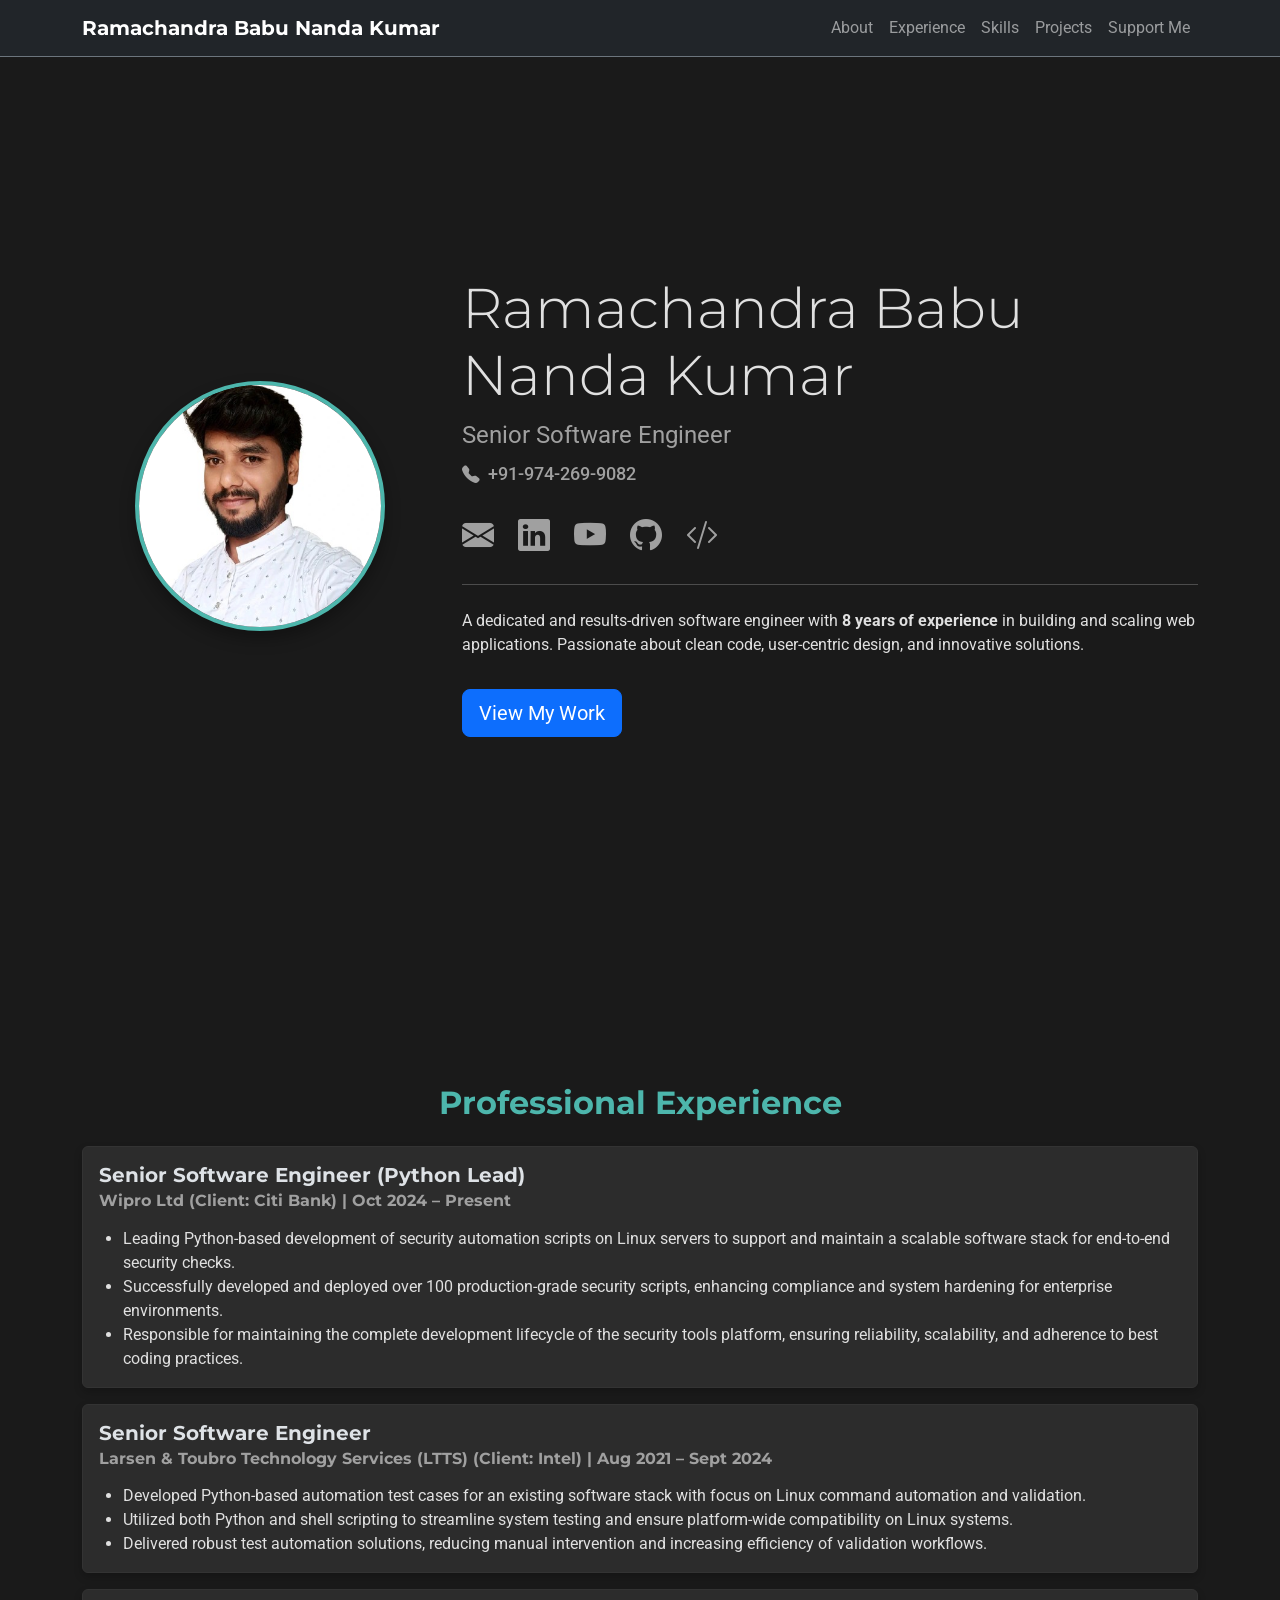
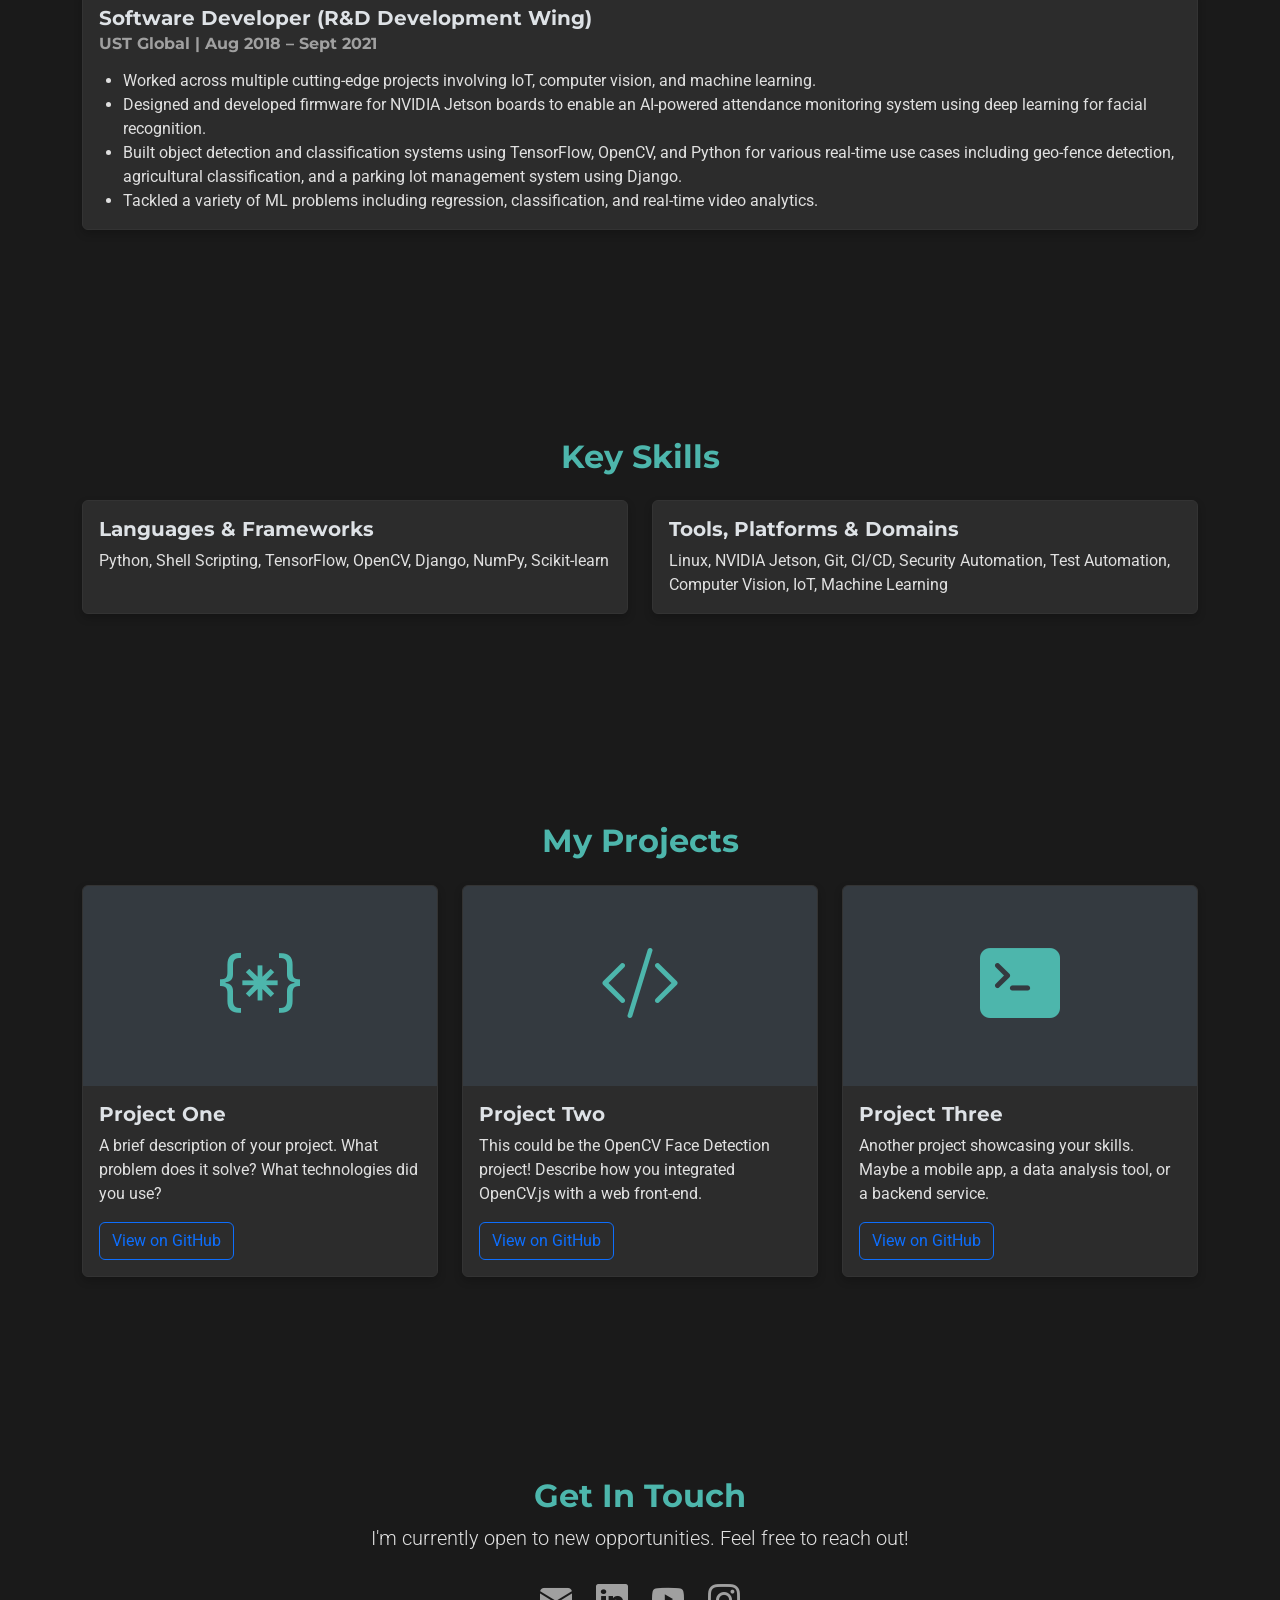
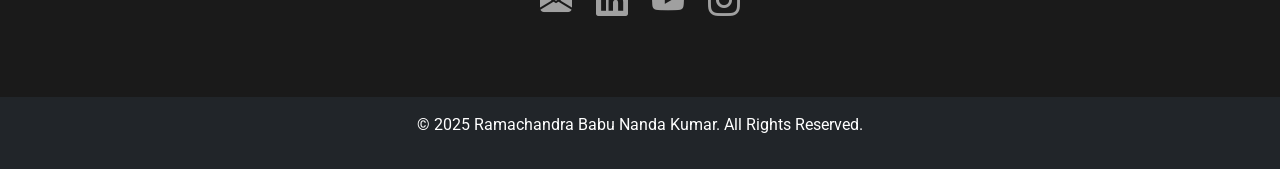
<file: index.html>
<!DOCTYPE html>
<html lang="en">
<head>
    <meta charset="UTF-8">
    <meta name="viewport" content="width=device-width, initial-scale=1.0">
    <title>Ramachandra Babu Nanda Kumar - Senior Software Engineer</title>
    <!-- Favicon -->
    <link rel="apple-touch-icon" sizes="180x180" href="img/apple-touch-icon.png">
    <link rel="icon" type="image/png" sizes="32x32" href="img/favicon-32x32.png">
    <link rel="icon" type="image/png" sizes="16x16" href="img/favicon-16x16.png">
    <link rel="shortcut icon" href="img/favicon.ico">
    <!-- Bootstrap CSS (v5.3) -->
    <link href="https://cdn.jsdelivr.net/npm/bootstrap@5.3.3/dist/css/bootstrap.min.css" rel="stylesheet" integrity="sha384-QWTKZyjpPEjISv5WaRU9OFeRpok6YctnYmDr5pNlyT2bRjXh0JMhjY6hW+ALEwIH" crossorigin="anonymous">
    <!-- Bootstrap Icons -->
    <link rel="stylesheet" href="https://cdn.jsdelivr.net/npm/bootstrap-icons@1.11.3/font/bootstrap-icons.min.css">
    <!-- Animate On Scroll CSS -->
    <link rel="stylesheet" href="https://unpkg.com/aos@next/dist/aos.css" />
    <!-- Custom CSS -->
    <link rel="stylesheet" href="css/styles.css">
    <!-- Google Fonts -->
    <link href="https://fonts.googleapis.com/css2?family=Montserrat:wght@400;700&family=Roboto:wght@400;500&display=swap" rel="stylesheet">
</head>
<body data-bs-theme="dark">

    <!-- Navbar -->
    <nav class="navbar navbar-expand-lg navbar-dark bg-dark fixed-top border-bottom border-secondary">
        <div class="container">
            <a class="navbar-brand" href="#">
                <span class="d-none d-lg-inline">Ramachandra Babu Nanda Kumar</span>
                <span class="d-lg-none">R. B. Nanda Kumar</span>
            </a>
            <button class="navbar-toggler" type="button" data-bs-toggle="collapse" data-bs-target="#navbarNav" aria-controls="navbarNav" aria-expanded="false" aria-label="Toggle navigation">
                <span class="navbar-toggler-icon"></span>
            </button>
            <div class="collapse navbar-collapse" id="navbarNav">
                <ul class="navbar-nav ms-auto">
                    <li class="nav-item"><a class="nav-link" href="#about">About</a></li>
                    <li class="nav-item"><a class="nav-link" href="#experience">Experience</a></li>
                    <li class="nav-item"><a class="nav-link" href="#skills">Skills</a></li>
                    <li class="nav-item"><a class="nav-link" href="#projects">Projects</a></li>
                    <li class="nav-item"><a class="nav-link" href="payment.html">Support Me</a></li>
                </ul>
            </div>
        </div>
    </nav>

    <!-- Hero Section -->
    <header id="about" class="hero-section d-flex align-items-center min-vh-100">
        <div class="container">
            <div class="row align-items-center">
                <!-- Left Column: Profile Image -->
                <div class="col-lg-4 text-center mb-4 mb-lg-0">
                    <img src="img/profile_image.jpg" alt="Ramachandra Babu Nanda Kumar" class="profile-image" data-aos="zoom-in">
                </div>
                <!-- Right Column: Text Content -->
                <div class="col-lg-8 text-center text-lg-start">
                    <h1 class="display-4" data-aos="fade-up" data-aos-delay="100">Ramachandra Babu Nanda Kumar</h1>
                    <p class="lead mb-2" data-aos="fade-up" data-aos-delay="200">Senior Software Engineer</p>
                    <a href="tel:+91-974-269-9082" class="phone-number-link" aria-label="Phone" data-aos="fade-up" data-aos-delay="250"><i class="bi bi-telephone-fill me-2"></i>+91-974-269-9082</a>
                    <div class="social-icons my-4 justify-content-center justify-content-lg-start" data-aos="fade-up" data-aos-delay="300">
                        <a href="mailto:ramchandraz2011@gmail.com" class="social-icon" aria-label="Email"><i class="bi bi-envelope-fill"></i></a>
                        <a href="https://www.linkedin.com/in/ramchandrababu/" class="social-icon" target="_blank" rel="noopener noreferrer" aria-label="LinkedIn"><i class="bi bi-linkedin"></i></a>
                        <a href="https://www.youtube.com/@code_with_rcb" class="social-icon" target="_blank" rel="noopener noreferrer" aria-label="YouTube"><i class="bi bi-youtube"></i></a>
                        <a href="https://github.com/ramchandra2011" class="social-icon" target="_blank" rel="noopener noreferrer" aria-label="GitHub"><i class="bi bi-github"></i></a>
                        <a href="https://leetcode.com/u/ramchandra2011/" class="social-icon" target="_blank" rel="noopener noreferrer" aria-label="LeetCode"><i class="bi bi-code-slash"></i></a>
                    </div>
                    <hr class="my-4 d-none d-lg-block">
                    <p data-aos="fade-up" data-aos-delay="400">A dedicated and results-driven software engineer with <strong>8 years of experience</strong> in building and scaling web applications. Passionate about clean code, user-centric design, and innovative solutions.</p>
                    <a class="btn btn-primary btn-lg mt-3" href="#projects" role="button" data-aos="fade-up" data-aos-delay="500">View My Work</a>
                </div>
            </div>
        </div>
    </header>

    <!-- Main Content -->
    <div class="container mt-5">

        <!-- Experience Section -->
        <section id="experience" class="mb-5" data-aos="fade-up">
            <h2 class="text-center mb-4">Professional Experience</h2>
            <div class="card mb-3">
                <div class="card-body">
                    <h5 class="card-title">Senior Software Engineer (Python Lead)</h5>
                    <h6 class="card-subtitle mb-2">Wipro Ltd (Client: Citi Bank) | Oct 2024 – Present</h6>
                    <ul class="card-text mt-3 ps-4">
                        <li>Leading Python-based development of security automation scripts on Linux servers to support and maintain a scalable software stack for end-to-end security checks.</li>
                        <li>Successfully developed and deployed over 100 production-grade security scripts, enhancing compliance and system hardening for enterprise environments.</li>
                        <li>Responsible for maintaining the complete development lifecycle of the security tools platform, ensuring reliability, scalability, and adherence to best coding practices.</li>
                    </ul>
                </div>
            </div>
            <div class="card mb-3">
                <div class="card-body">
                    <h5 class="card-title">Senior Software Engineer</h5>
                    <h6 class="card-subtitle mb-2">Larsen & Toubro Technology Services (LTTS) (Client: Intel) | Aug 2021 – Sept 2024</h6>
                    <ul class="card-text mt-3 ps-4">
                        <li>Developed Python-based automation test cases for an existing software stack with focus on Linux command automation and validation.</li>
                        <li>Utilized both Python and shell scripting to streamline system testing and ensure platform-wide compatibility on Linux systems.</li>
                        <li>Delivered robust test automation solutions, reducing manual intervention and increasing efficiency of validation workflows.</li>
                    </ul>
                </div>
            </div>
            <div class="card">
                <div class="card-body">
                    <h5 class="card-title">Software Developer (R&D Development Wing)</h5>
                    <h6 class="card-subtitle mb-2">UST Global | Aug 2018 – Sept 2021</h6>
                    <ul class="card-text mt-3 ps-4">
                        <li>Worked across multiple cutting-edge projects involving IoT, computer vision, and machine learning.</li>
                        <li>Designed and developed firmware for NVIDIA Jetson boards to enable an AI-powered attendance monitoring system using deep learning for facial recognition.</li>
                        <li>Built object detection and classification systems using TensorFlow, OpenCV, and Python for various real-time use cases including geo-fence detection, agricultural classification, and a parking lot management system using Django.</li>
                        <li>Tackled a variety of ML problems including regression, classification, and real-time video analytics.</li>
                    </ul>
                </div>
            </div>
        </section>

        <!-- Skills Section -->
        <section id="skills" class="mb-5" data-aos="fade-up">
            <h2 class="text-center mb-4">Key Skills</h2>
            <div class="row">
                <div class="col-md-6">
                    <div class="card h-100">
                        <div class="card-body">
                            <h5 class="card-title">Languages & Frameworks</h5>
                            <p class="card-text">Python, Shell Scripting, TensorFlow, OpenCV, Django, NumPy, Scikit-learn</p>
                        </div>
                    </div>
                </div>
                <div class="col-md-6">
                    <div class="card h-100">
                        <div class="card-body">
                            <h5 class="card-title">Tools, Platforms & Domains</h5>
                            <p class="card-text">Linux, NVIDIA Jetson, Git, CI/CD, Security Automation, Test Automation, Computer Vision, IoT, Machine Learning</p>
                        </div>
                    </div>
                </div>
            </div>
        </section>

        <!-- Projects Section -->
        <section id="projects" class="mb-5">
            <h2 class="text-center mb-4" data-aos="fade-up">My Projects</h2>
            <div class="row">
                <!-- Project 1 -->
                <div class="col-md-4 mb-4">
                    <div class="card h-100" data-aos="fade-up" data-aos-delay="100">
                        <div class="card-img-top d-flex align-items-center justify-content-center project-icon-placeholder">
                            <i class="bi bi-braces-asterisk"></i>
                        </div>
                        <div class="card-body">
                            <h5 class="card-title">Project One</h5>
                            <p class="card-text">A brief description of your project. What problem does it solve? What technologies did you use?</p>
                            <a href="#" class="btn btn-outline-primary">View on GitHub</a>
                        </div>
                    </div>
                </div>
                <!-- Project 2 -->
                <div class="col-md-4 mb-4">
                    <div class="card h-100" data-aos="fade-up" data-aos-delay="200">
                        <div class="card-img-top d-flex align-items-center justify-content-center project-icon-placeholder">
                            <i class="bi bi-code-slash"></i>
                        </div>
                        <div class="card-body">
                            <h5 class="card-title">Project Two</h5>
                            <p class="card-text">This could be the OpenCV Face Detection project! Describe how you integrated OpenCV.js with a web front-end.</p>
                            <a href="#" class="btn btn-outline-primary">View on GitHub</a>
                        </div>
                    </div>
                </div>
                <!-- Project 3 -->
                <div class="col-md-4 mb-4">
                    <div class="card h-100" data-aos="fade-up" data-aos-delay="300">
                        <div class="card-img-top d-flex align-items-center justify-content-center project-icon-placeholder">
                            <i class="bi bi-terminal-fill"></i>
                        </div>
                        <div class="card-body">
                            <h5 class="card-title">Project Three</h5>
                            <p class="card-text">Another project showcasing your skills. Maybe a mobile app, a data analysis tool, or a backend service.</p>
                            <a href="#" class="btn btn-outline-primary">View on GitHub</a>
                        </div>
                    </div>
                </div>
            </div>
        </section>

        <!-- Contact Section -->
        <section id="contact" class="text-center py-5" data-aos="fade-up">
            <h2>Get In Touch</h2>
            <p class="lead">I'm currently open to new opportunities. Feel free to reach out!</p>
            <div class="social-icons my-4 justify-content-center">
                <a href="mailto:ramchandraz2011@gmail.com" class="social-icon" aria-label="Email"><i class="bi bi-envelope-fill"></i></a>
                <a href="https://www.linkedin.com/in/ramchandrababu/" class="social-icon" target="_blank" rel="noopener noreferrer" aria-label="LinkedIn"><i class="bi bi-linkedin"></i></a>
                <a href="https://www.youtube.com/@code_with_rcb" class="social-icon" target="_blank" rel="noopener noreferrer" aria-label="YouTube"><i class="bi bi-youtube"></i></a>
                <a href="https://www.instagram.com/code.with.rcb/" class="social-icon" target="_blank" rel="noopener noreferrer" aria-label="Instagram"><i class="bi bi-instagram"></i></a>
            </div>
        </section>

    </div>
    
    <!-- Footer -->
    <footer class="bg-dark text-white text-center py-3">
        <p>&copy; 2025 Ramachandra Babu Nanda Kumar. All Rights Reserved.</p>
    </footer>

    <!-- Bootstrap JS Bundle (includes Popper) -->
    <script src="https://cdn.jsdelivr.net/npm/bootstrap@5.3.3/dist/js/bootstrap.bundle.min.js" integrity="sha384-YvpcrYf0tY3lHB60NNkmXc5s9fDVZLESaAA55NDzOxhy9GkcIdslK1eN7N6jIeHz" crossorigin="anonymous"></script>
    <!-- Animate On Scroll JS -->
    <script src="https://unpkg.com/aos@next/dist/aos.js"></script>
    <!-- Custom JS -->
    <script src="js/main.js"></script>
</body>
</html>
</file>
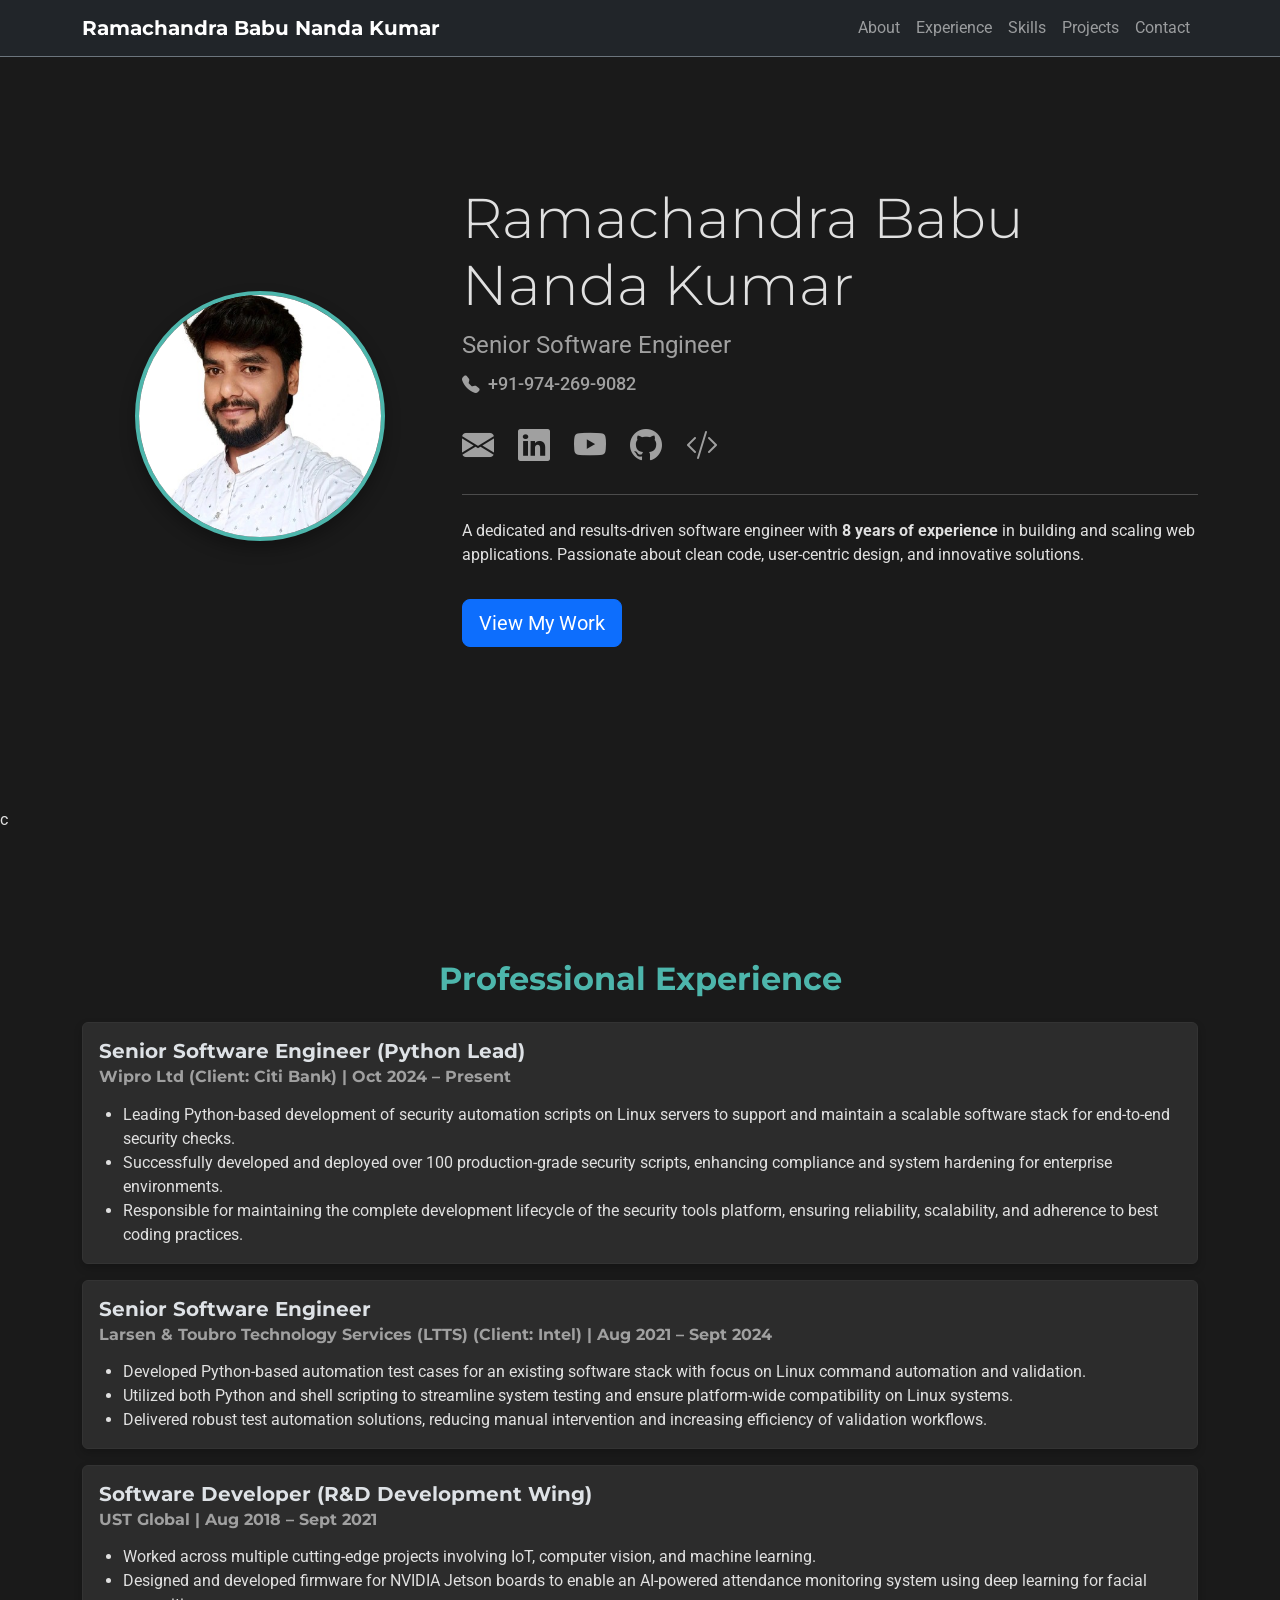
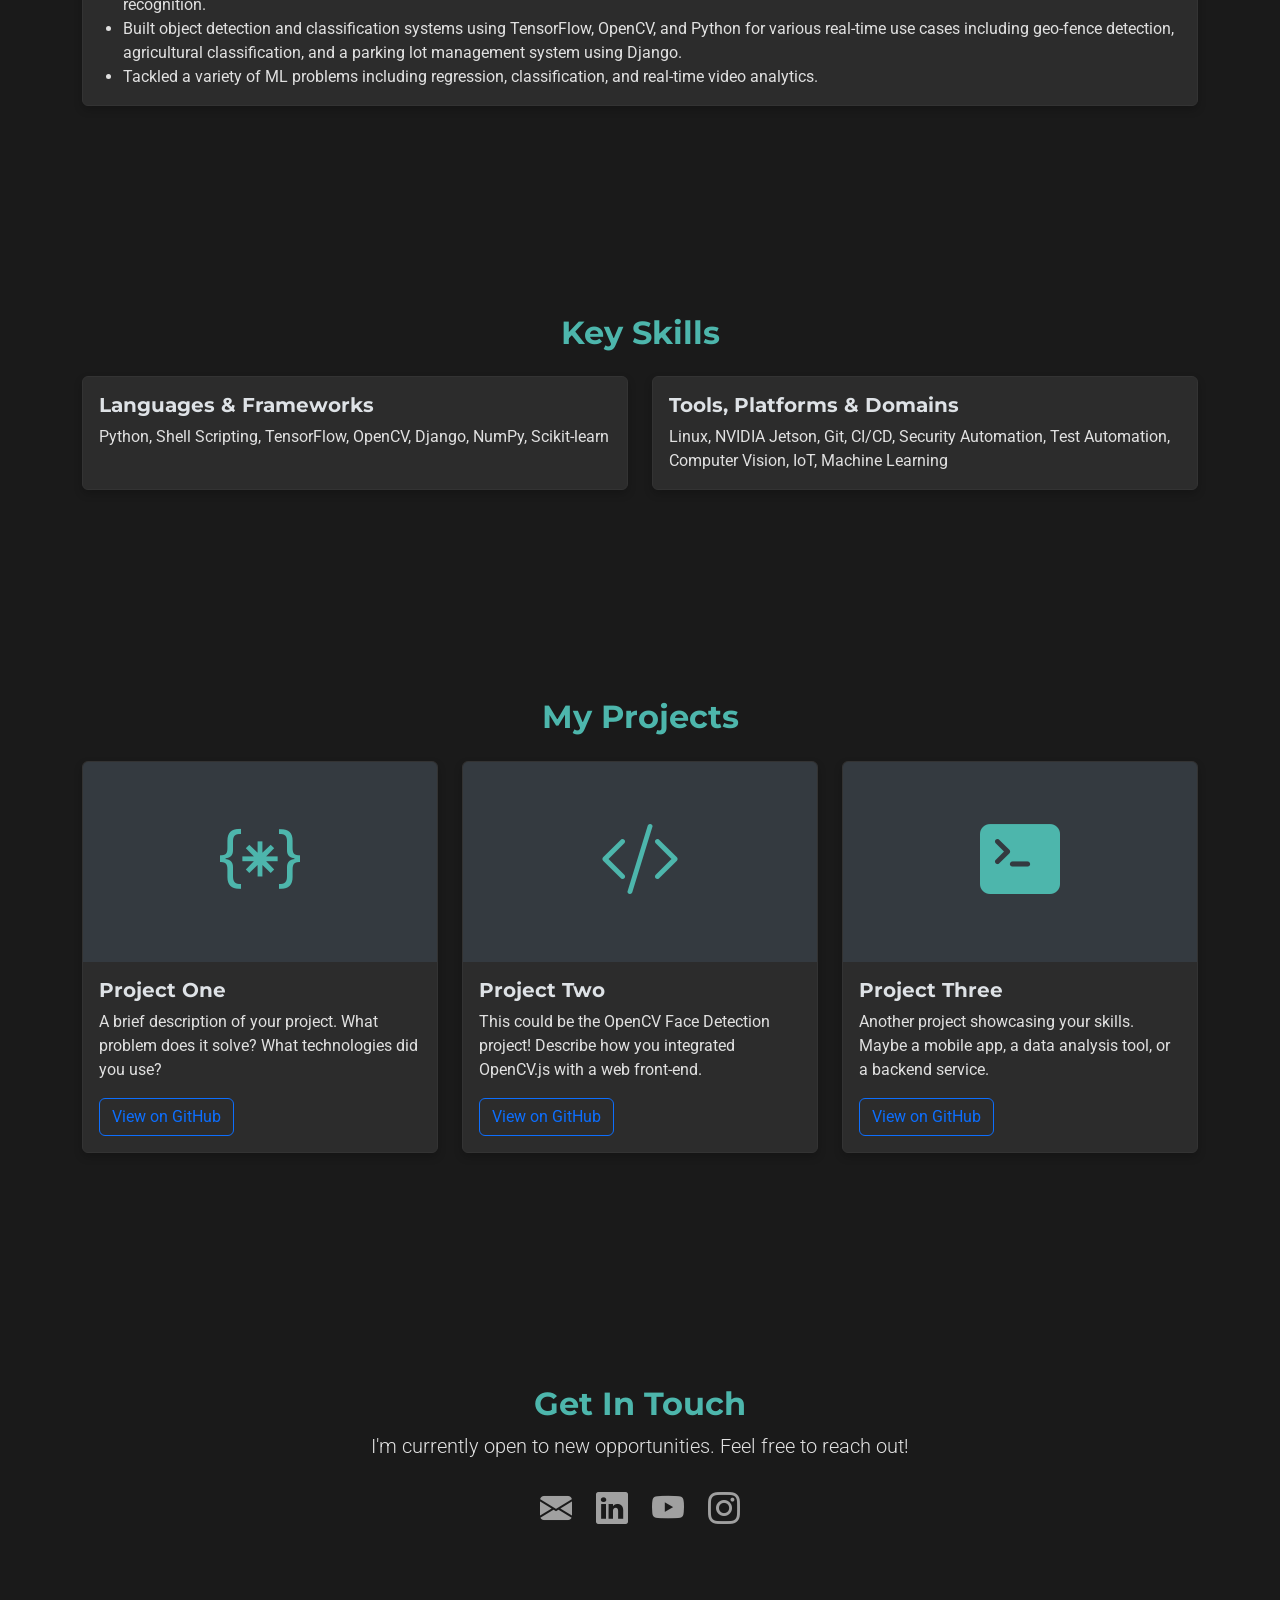
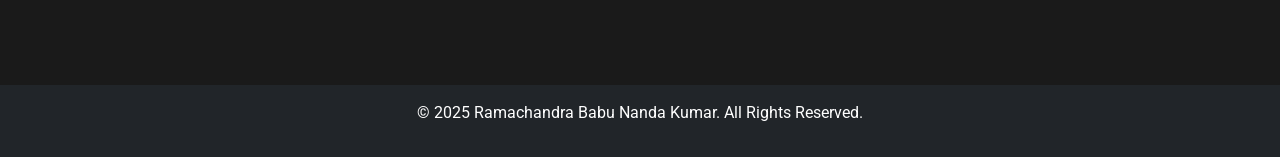
<file: src/index.html>
<!DOCTYPE html>
<html lang="en">
<head>
    <meta charset="UTF-8">
    <meta name="viewport" content="width=device-width, initial-scale=1.0">
    <title>Ramachandra Babu Nanda Kumar - Senior Software Engineer</title>
    <!-- Favicon -->
    <link rel="apple-touch-icon" sizes="180x180" href="img/apple-touch-icon.png">
    <link rel="icon" type="image/png" sizes="32x32" href="img/favicon-32x32.png">
    <link rel="icon" type="image/png" sizes="16x16" href="img/favicon-16x16.png">
    <link rel="shortcut icon" href="img/favicon.ico">
    <!-- Bootstrap CSS (v5.3) -->
    <link href="https://cdn.jsdelivr.net/npm/bootstrap@5.3.3/dist/css/bootstrap.min.css" rel="stylesheet" integrity="sha384-QWTKZyjpPEjISv5WaRU9OFeRpok6YctnYmDr5pNlyT2bRjXh0JMhjY6hW+ALEwIH" crossorigin="anonymous">
    <!-- Bootstrap Icons -->
    <link rel="stylesheet" href="https://cdn.jsdelivr.net/npm/bootstrap-icons@1.11.3/font/bootstrap-icons.min.css">
    <!-- Animate On Scroll CSS -->
    <link rel="stylesheet" href="https://unpkg.com/aos@next/dist/aos.css" />
    <!-- Custom CSS -->
    <link rel="stylesheet" href="css/styles.css">
    <!-- Google Fonts -->
    <link href="https://fonts.googleapis.com/css2?family=Montserrat:wght@400;700&family=Roboto:wght@400;500&display=swap" rel="stylesheet">
</head>
<body data-bs-theme="dark">

    <!-- Navbar -->
    <nav class="navbar navbar-expand-lg navbar-dark bg-dark fixed-top border-bottom border-secondary">
        <div class="container">
            <a class="navbar-brand" href="#">
                <span class="d-none d-lg-inline">Ramachandra Babu Nanda Kumar</span>
                <span class="d-lg-none">R. B. Nanda Kumar</span>
            </a>
            <button class="navbar-toggler" type="button" data-bs-toggle="collapse" data-bs-target="#navbarNav" aria-controls="navbarNav" aria-expanded="false" aria-label="Toggle navigation">
                <span class="navbar-toggler-icon"></span>
            </button>
            <div class="collapse navbar-collapse" id="navbarNav">
                <ul class="navbar-nav ms-auto">
                    <li class="nav-item"><a class="nav-link" href="#about">About</a></li>
                    <li class="nav-item"><a class="nav-link" href="#experience">Experience</a></li>
                    <li class="nav-item"><a class="nav-link" href="#skills">Skills</a></li>
                    <li class="nav-item"><a class="nav-link" href="#projects">Projects</a></li>
                    <li class="nav-item"><a class="nav-link" href="#contact">Contact</a></li>
                </ul>
            </div>
        </div>
    </nav>

    <!-- Hero Section -->
    <header id="about" class="hero-section d-flex align-items-center">
        <div class="container">
            <div class="row align-items-center">
                <!-- Left Column: Profile Image -->
                <div class="col-lg-4 text-center mb-4 mb-lg-0">
                    <img src="img/profile_image.jpg" alt="Ramachandra Babu Nanda Kumar" class="profile-image" data-aos="zoom-in">
                </div>
                <!-- Right Column: Text Content -->
                <div class="col-lg-8 text-center text-lg-start">
                    <h1 class="display-4" data-aos="fade-up" data-aos-delay="100">Ramachandra Babu Nanda Kumar</h1>
                    <p class="lead mb-2" data-aos="fade-up" data-aos-delay="200">Senior Software Engineer</p>
                    <a href="tel:+91-974-269-9082" class="phone-number-link" aria-label="Phone" data-aos="fade-up" data-aos-delay="250"><i class="bi bi-telephone-fill me-2"></i>+91-974-269-9082</a>
                    <div class="social-icons my-4 justify-content-center justify-content-lg-start" data-aos="fade-up" data-aos-delay="300">
                        <a href="mailto:ramchandraz2011@gmail.com" class="social-icon" aria-label="Email"><i class="bi bi-envelope-fill"></i></a>
                        <a href="https://www.linkedin.com/in/ramchandrababu/" class="social-icon" target="_blank" rel="noopener noreferrer" aria-label="LinkedIn"><i class="bi bi-linkedin"></i></a>
                        <a href="https://www.youtube.com/@code_with_rcb" class="social-icon" target="_blank" rel="noopener noreferrer" aria-label="YouTube"><i class="bi bi-youtube"></i></a>
                        <a href="https://github.com/ramchandra2011" class="social-icon" target="_blank" rel="noopener noreferrer" aria-label="GitHub"><i class="bi bi-github"></i></a>
                        <a href="https://leetcode.com/u/ramchandra2011/" class="social-icon" target="_blank" rel="noopener noreferrer" aria-label="LeetCode"><i class="bi bi-code-slash"></i></a>
                    </div>
                    <hr class="my-4 d-none d-lg-block">
                    <p data-aos="fade-up" data-aos-delay="400">A dedicated and results-driven software engineer with <strong>8 years of experience</strong> in building and scaling web applications. Passionate about clean code, user-centric design, and innovative solutions.</p>
                    <a class="btn btn-primary btn-lg mt-3" href="#projects" role="button" data-aos="fade-up" data-aos-delay="500">View My Work</a>
                </div>
            </div>
        </div>
    </header>
c
    <!-- Main Content -->
    <div class="container mt-5">

        <!-- Experience Section -->
        <section id="experience" class="mb-5" data-aos="fade-up">
            <h2 class="text-center mb-4">Professional Experience</h2>
            <div class="card mb-3">
                <div class="card-body">
                    <h5 class="card-title">Senior Software Engineer (Python Lead)</h5>
                    <h6 class="card-subtitle mb-2">Wipro Ltd (Client: Citi Bank) | Oct 2024 – Present</h6>
                    <ul class="card-text mt-3 ps-4">
                        <li>Leading Python-based development of security automation scripts on Linux servers to support and maintain a scalable software stack for end-to-end security checks.</li>
                        <li>Successfully developed and deployed over 100 production-grade security scripts, enhancing compliance and system hardening for enterprise environments.</li>
                        <li>Responsible for maintaining the complete development lifecycle of the security tools platform, ensuring reliability, scalability, and adherence to best coding practices.</li>
                    </ul>
                </div>
            </div>
            <div class="card mb-3">
                <div class="card-body">
                    <h5 class="card-title">Senior Software Engineer</h5>
                    <h6 class="card-subtitle mb-2">Larsen & Toubro Technology Services (LTTS) (Client: Intel) | Aug 2021 – Sept 2024</h6>
                    <ul class="card-text mt-3 ps-4">
                        <li>Developed Python-based automation test cases for an existing software stack with focus on Linux command automation and validation.</li>
                        <li>Utilized both Python and shell scripting to streamline system testing and ensure platform-wide compatibility on Linux systems.</li>
                        <li>Delivered robust test automation solutions, reducing manual intervention and increasing efficiency of validation workflows.</li>
                    </ul>
                </div>
            </div>
            <div class="card">
                <div class="card-body">
                    <h5 class="card-title">Software Developer (R&D Development Wing)</h5>
                    <h6 class="card-subtitle mb-2">UST Global | Aug 2018 – Sept 2021</h6>
                    <ul class="card-text mt-3 ps-4">
                        <li>Worked across multiple cutting-edge projects involving IoT, computer vision, and machine learning.</li>
                        <li>Designed and developed firmware for NVIDIA Jetson boards to enable an AI-powered attendance monitoring system using deep learning for facial recognition.</li>
                        <li>Built object detection and classification systems using TensorFlow, OpenCV, and Python for various real-time use cases including geo-fence detection, agricultural classification, and a parking lot management system using Django.</li>
                        <li>Tackled a variety of ML problems including regression, classification, and real-time video analytics.</li>
                    </ul>
                </div>
            </div>
        </section>

        <!-- Skills Section -->
        <section id="skills" class="mb-5" data-aos="fade-up">
            <h2 class="text-center mb-4">Key Skills</h2>
            <div class="row">
                <div class="col-md-6">
                    <div class="card h-100">
                        <div class="card-body">
                            <h5 class="card-title">Languages & Frameworks</h5>
                            <p class="card-text">Python, Shell Scripting, TensorFlow, OpenCV, Django, NumPy, Scikit-learn</p>
                        </div>
                    </div>
                </div>
                <div class="col-md-6">
                    <div class="card h-100">
                        <div class="card-body">
                            <h5 class="card-title">Tools, Platforms & Domains</h5>
                            <p class="card-text">Linux, NVIDIA Jetson, Git, CI/CD, Security Automation, Test Automation, Computer Vision, IoT, Machine Learning</p>
                        </div>
                    </div>
                </div>
            </div>
        </section>

        <!-- Projects Section -->
        <section id="projects" class="mb-5">
            <h2 class="text-center mb-4" data-aos="fade-up">My Projects</h2>
            <div class="row">
                <!-- Project 1 -->
                <div class="col-md-4 mb-4">
                    <div class="card h-100" data-aos="fade-up" data-aos-delay="100">
                        <div class="card-img-top d-flex align-items-center justify-content-center project-icon-placeholder">
                            <i class="bi bi-braces-asterisk"></i>
                        </div>
                        <div class="card-body">
                            <h5 class="card-title">Project One</h5>
                            <p class="card-text">A brief description of your project. What problem does it solve? What technologies did you use?</p>
                            <a href="#" class="btn btn-outline-primary">View on GitHub</a>
                        </div>
                    </div>
                </div>
                <!-- Project 2 -->
                <div class="col-md-4 mb-4">
                    <div class="card h-100" data-aos="fade-up" data-aos-delay="200">
                        <div class="card-img-top d-flex align-items-center justify-content-center project-icon-placeholder">
                            <i class="bi bi-code-slash"></i>
                        </div>
                        <div class="card-body">
                            <h5 class="card-title">Project Two</h5>
                            <p class="card-text">This could be the OpenCV Face Detection project! Describe how you integrated OpenCV.js with a web front-end.</p>
                            <a href="#" class="btn btn-outline-primary">View on GitHub</a>
                        </div>
                    </div>
                </div>
                <!-- Project 3 -->
                <div class="col-md-4 mb-4">
                    <div class="card h-100" data-aos="fade-up" data-aos-delay="300">
                        <div class="card-img-top d-flex align-items-center justify-content-center project-icon-placeholder">
                            <i class="bi bi-terminal-fill"></i>
                        </div>
                        <div class="card-body">
                            <h5 class="card-title">Project Three</h5>
                            <p class="card-text">Another project showcasing your skills. Maybe a mobile app, a data analysis tool, or a backend service.</p>
                            <a href="#" class="btn btn-outline-primary">View on GitHub</a>
                        </div>
                    </div>
                </div>
            </div>
        </section>

        <!-- Contact Section -->
        <section id="contact" class="text-center mb-5" data-aos="fade-up">
            <h2>Get In Touch</h2>
            <p class="lead">I'm currently open to new opportunities. Feel free to reach out!</p>
            <div class="social-icons my-4 justify-content-center">
                <a href="mailto:ramchandraz2011@gmail.com" class="social-icon" aria-label="Email"><i class="bi bi-envelope-fill"></i></a>
                <a href="https://www.linkedin.com/in/ramchandrababu/" class="social-icon" target="_blank" rel="noopener noreferrer" aria-label="LinkedIn"><i class="bi bi-linkedin"></i></a>
                <a href="https://www.youtube.com/@code_with_rcb" class="social-icon" target="_blank" rel="noopener noreferrer" aria-label="YouTube"><i class="bi bi-youtube"></i></a>
                <a href="https://www.instagram.com/code.with.rcb/" class="social-icon" target="_blank" rel="noopener noreferrer" aria-label="Instagram"><i class="bi bi-instagram"></i></a>
            </div>
        </section>

    </div>

    <!-- Footer -->
    <footer class="bg-dark text-white text-center py-3">
        <p>&copy; 2025 Ramachandra Babu Nanda Kumar. All Rights Reserved.</p>
    </footer>

    <!-- Bootstrap JS Bundle (includes Popper) -->
    <script src="https://cdn.jsdelivr.net/npm/bootstrap@5.3.3/dist/js/bootstrap.bundle.min.js" integrity="sha384-YvpcrYf0tY3lHB60NNkmXc5s9fDVZLESaAA55NDzOxhy9GkcIdslK1eN7N6jIeHz" crossorigin="anonymous"></script>
    <!-- Animate On Scroll JS -->
    <script src="https://unpkg.com/aos@next/dist/aos.js"></script>
    <!-- Custom JS -->
    <script src="js/main.js"></script>
</body>
</html>
</file>
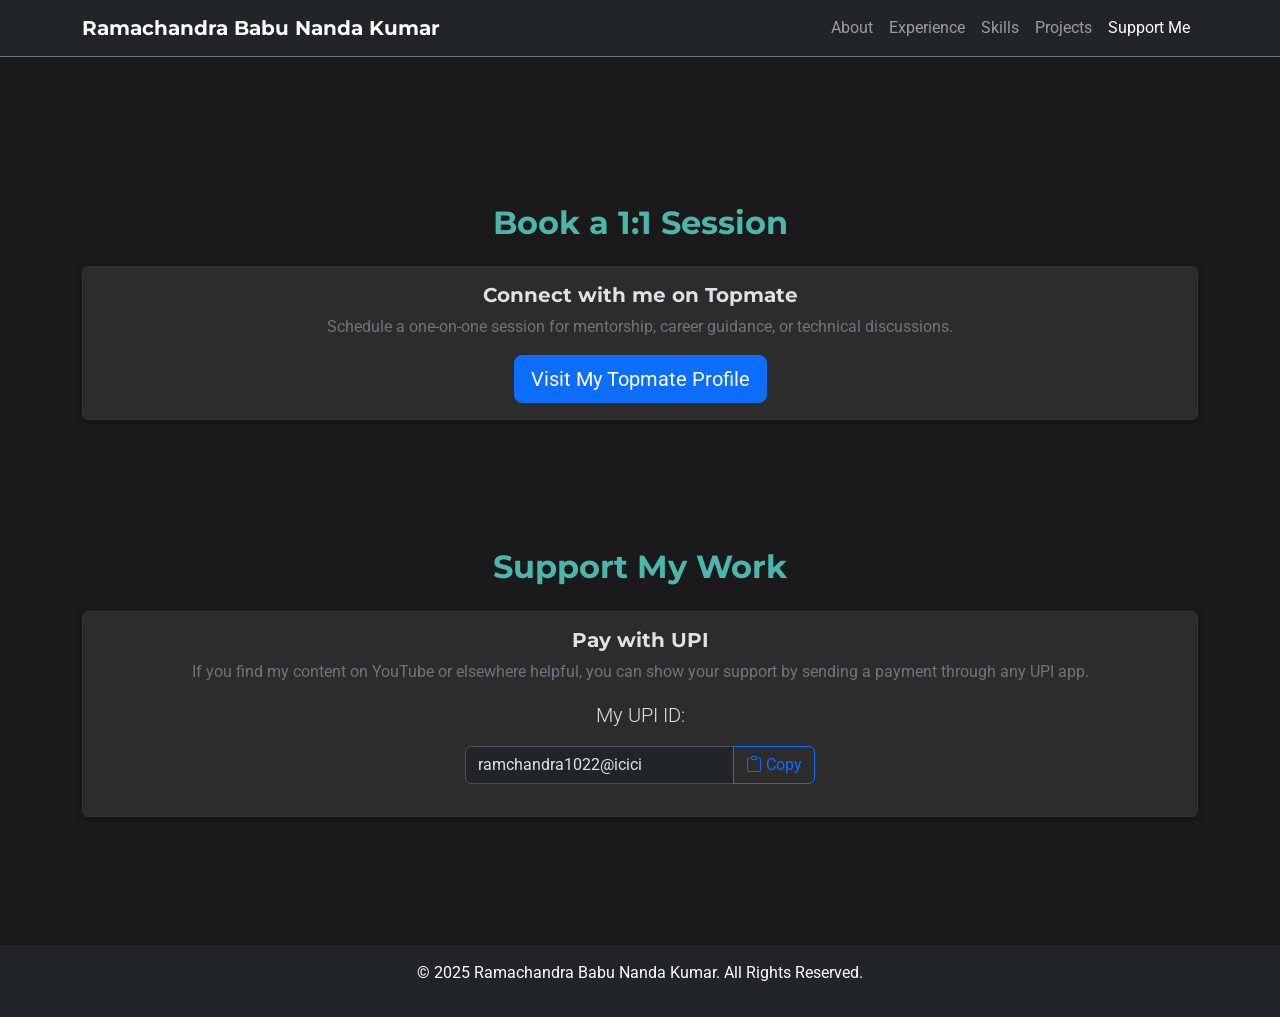
<file: payment.html>
<!DOCTYPE html>
<html lang="en">
<head>
    <meta charset="UTF-8">
    <meta name="viewport" content="width=device-width, initial-scale=1.0">
    <title>Support - Ramachandra Babu Nanda Kumar</title>
    <!-- Favicon -->
    <link rel="apple-touch-icon" sizes="180x180" href="img/apple-touch-icon.png">
    <link rel="icon" type="image/png" sizes="32x32" href="img/favicon-32x32.png">
    <link rel="icon" type="image/png" sizes="16x16" href="img/favicon-16x16.png">
    <link rel="shortcut icon" href="img/favicon.ico">
    <!-- Bootstrap CSS (v5.3) -->
    <link href="https://cdn.jsdelivr.net/npm/bootstrap@5.3.3/dist/css/bootstrap.min.css" rel="stylesheet" integrity="sha384-QWTKZyjpPEjISv5WaRU9OFeRpok6YctnYmDr5pNlyT2bRjXh0JMhjY6hW+ALEwIH" crossorigin="anonymous">
    <!-- Bootstrap Icons -->
    <link rel="stylesheet" href="https://cdn.jsdelivr.net/npm/bootstrap-icons@1.11.3/font/bootstrap-icons.min.css">
    <!-- Animate On Scroll CSS -->
    <link rel="stylesheet" href="https://unpkg.com/aos@next/dist/aos.css" />
    <!-- Custom CSS -->
    <link rel="stylesheet" href="css/styles.css">
    <!-- Google Fonts -->
    <link href="https://fonts.googleapis.com/css2?family=Montserrat:wght@400;700&family=Roboto:wght@400;500&display=swap" rel="stylesheet">
</head>
<body data-bs-theme="dark">

    <!-- Navbar -->
    <nav class="navbar navbar-expand-lg navbar-dark bg-dark fixed-top border-bottom border-secondary">
        <div class="container">
            <a class="navbar-brand" href="index.html">
                <span class="d-none d-lg-inline">Ramachandra Babu Nanda Kumar</span>
                <span class="d-lg-none">R. B. Nanda Kumar</span>
            </a>
            <button class="navbar-toggler" type="button" data-bs-toggle="collapse" data-bs-target="#navbarNav" aria-controls="navbarNav" aria-expanded="false" aria-label="Toggle navigation">
                <span class="navbar-toggler-icon"></span>
            </button>
            <div class="collapse navbar-collapse" id="navbarNav">
                <ul class="navbar-nav ms-auto">
                    <li class="nav-item"><a class="nav-link" href="index.html#about">About</a></li>
                    <li class="nav-item"><a class="nav-link" href="index.html#experience">Experience</a></li>
                    <li class="nav-item"><a class="nav-link" href="index.html#skills">Skills</a></li>
                    <li class="nav-item"><a class="nav-link" href="index.html#projects">Projects</a></li>
                    <li class="nav-item"><a class="nav-link active" href="payment.html">Support Me</a></li>
                </ul>
            </div>
        </div>
    </nav>

    <!-- Main Content -->
    <div class="container" style="padding-top: 100px;">

        <!-- Topmate Section -->
        <section id="topmate" class="py-5" data-aos="fade-up">
            <h2 class="text-center mb-4">Book a 1:1 Session</h2>
            <div class="card text-center">
                <div class="card-body">
                    <h5 class="card-title">Connect with me on Topmate</h5>
                    <p class="card-text text-secondary">Schedule a one-on-one session for mentorship, career guidance, or technical discussions.</p>
                    <a href="#" class="btn btn-primary btn-lg">Visit My Topmate Profile</a>
                </div>
            </div>
        </section>

        <!-- UPI Payment Section -->
        <section id="upi-payment" class="mb-5" data-aos="fade-up" data-aos-delay="100">
            <h2 class="text-center mb-4">Support My Work</h2>
            <div class="card">
                <div class="card-body text-center">
                    <h5 class="card-title">Pay with UPI</h5>
                    <p class="card-text text-secondary">If you find my content on YouTube or elsewhere helpful, you can show your support by sending a payment through any UPI app.</p>
                    
                    <p class="lead mt-3">My UPI ID:</p>
                    <div class="input-group mb-3 mx-auto" style="max-width: 350px;">
                        <!-- IMPORTANT: Replace with your actual UPI ID -->
                        <input type="text" id="upiId" class="form-control" value="ramchandra1022@icici" readonly>
                        <button class="btn btn-outline-primary" type="button" id="copyBtn">
                            <i class="bi bi-clipboard"></i> <span id="copyBtnText">Copy</span>
                        </button>
                    </div>
                </div>
            </div>
        </section>

    </div>

    <!-- Footer -->
    <footer class="bg-dark text-white text-center py-3 mt-5">
        <p>&copy; 2025 Ramachandra Babu Nanda Kumar. All Rights Reserved.</p>
    </footer>

    <!-- Bootstrap JS Bundle (includes Popper) -->
    <script src="https://cdn.jsdelivr.net/npm/bootstrap@5.3.3/dist/js/bootstrap.bundle.min.js" integrity="sha384-YvpcrYf0tY3lHB60NNkmXc5s9fDVZLESaAA55NDzOxhy9GkcIdslK1eN7N6jIeHz" crossorigin="anonymous"></script>
    <!-- Animate On Scroll JS -->
    <script src="https://unpkg.com/aos@next/dist/aos.js"></script>
    <!-- Custom JS -->
    <script src="js/main.js"></script>
    <script>
        // UPI Copy Button Functionality
        document.getElementById('copyBtn').addEventListener('click', function() {
            const upiIdInput = document.getElementById('upiId');
            const copyBtnText = document.getElementById('copyBtnText');
            
            // Copy text to clipboard
            navigator.clipboard.writeText(upiIdInput.value).then(() => {
                // Success feedback
                copyBtnText.textContent = 'Copied!';
                setTimeout(() => {
                    copyBtnText.textContent = 'Copy';
                }, 2000);
            }).catch(err => {
                console.error('Failed to copy: ', err);
            });
        });
    </script>
</body>
</html>
</file>
<file: css/styles.css>
/* CSS Variables for theming */
:root {
    --primary-accent: #4db6ac; /* A sophisticated teal */
    --background-dark: #1a1a1a;
    --surface-dark: #2c2c2c;
    --text-light: #e0e0e0;
    --text-secondary: #a0a0a0;
    --shadow: 0 8px 16px rgba(0,0,0,0.3);
}

/* General Body & Font Styles */
body {
    font-family: 'Roboto', sans-serif;
    padding-top: 56px; /* Adjust for fixed navbar height */
    scroll-behavior: smooth;
    background-color: var(--background-dark);
    color: var(--text-light);
}

h1, h2, h3, h4, h5, h6, .navbar-brand {
    font-family: 'Montserrat', sans-serif;
    font-weight: 700;
}

h2 {
    color: var(--primary-accent);
}

/* Hero Section */
.hero-section {
    background: var(--background-dark); /* fallback */
    min-height: 80vh;
    margin-bottom: 2rem;
    color: var(--text-light);
}

.hero-section .lead {
    font-size: 1.5rem;
    font-weight: 400;
    color: var(--text-secondary);
}

/* Profile Image */
.profile-image {
    width: 250px;
    height: 250px;
    border-radius: 50%;
    border: 4px solid var(--primary-accent);
    object-fit: cover;
    box-shadow: var(--shadow);
}

/* Social Icons in Hero Section */
.social-icons {
    display: flex;
    gap: 1.5rem;
}

.social-icon {
    font-size: 2rem; /* Make icons larger */
    color: var(--text-secondary);
    transition: color 0.3s ease, transform 0.3s ease;
}
.social-icon:hover {
    color: var(--primary-accent);
    transform: translateY(-3px);
}

.phone-number-link {
    display: inline-block; /* Make it a block to apply margin */
    font-size: 1.1rem;
    font-weight: 500;
    text-decoration: none;
    color: var(--text-secondary);
    transition: color 0.3s ease;
}
.phone-number-link:hover {
    color: var(--primary-accent);
}

/* Section Padding */
section {
    padding: 80px 0;
}

/* Card Styles */
.card {
    background-color: var(--surface-dark);
    border: 1px solid #333;
    box-shadow: 0 4px 8px rgba(0,0,0,0.2);
    transition: transform 0.3s ease-in-out, box-shadow 0.3s ease-in-out;
}
.card:hover {
    transform: translateY(-8px);
    box-shadow: var(--shadow);
}

.card-subtitle {
    color: var(--text-secondary) !important;
}

.card-text {
    color: var(--text-light);
}

/* Project Icon Placeholder */
.project-icon-placeholder {
    height: 200px;
    background-color: #343a40; /* A slightly lighter dark shade */
}

.project-icon-placeholder i {
    font-size: 5rem;
    color: var(--primary-accent);
}

/* Button Hover Effect */
.btn-primary:hover, .btn-outline-primary:hover {
    transform: translateY(-2px);
    box-shadow: 0 4px 8px rgba(0,0,0,0.2);
}

/* --- Responsive Styles for Mobile --- */
@media (max-width: 767.98px) {
    .hero-section {
        min-height: 60vh;
    }

    .hero-section h1.display-4 {
        font-size: 2.5rem; /* Make heading smaller on mobile */
    }

    .profile-image {
        width: 180px; /* Make image smaller on mobile */
        height: 180px;
    }

    section {
        padding: 60px 0; /* Reduce vertical padding on sections */
    }
}
</file>
<file: src/css/styles.css>
/* CSS Variables for theming */
:root {
    --primary-accent: #4db6ac; /* A sophisticated teal */
    --background-dark: #1a1a1a;
    --surface-dark: #2c2c2c;
    --text-light: #e0e0e0;
    --text-secondary: #a0a0a0;
    --shadow: 0 8px 16px rgba(0,0,0,0.3);
}

/* General Body & Font Styles */
body {
    font-family: 'Roboto', sans-serif;
    padding-top: 56px; /* Adjust for fixed navbar height */
    scroll-behavior: smooth;
    background-color: var(--background-dark);
    color: var(--text-light);
}

h1, h2, h3, h4, h5, h6, .navbar-brand {
    font-family: 'Montserrat', sans-serif;
    font-weight: 700;
}

h2 {
    color: var(--primary-accent);
}

/* Hero Section */
.hero-section {
    background: var(--background-dark); /* fallback */
    min-height: 80vh;
    margin-bottom: 2rem;
    color: var(--text-light);
}

.hero-section .lead {
    font-size: 1.5rem;
    font-weight: 400;
    color: var(--text-secondary);
}

/* Profile Image */
.profile-image {
    width: 250px;
    height: 250px;
    border-radius: 50%;
    border: 4px solid var(--primary-accent);
    object-fit: cover;
    box-shadow: var(--shadow);
}

/* Social Icons in Hero Section */
.social-icons {
    display: flex;
    gap: 1.5rem;
}

.social-icon {
    font-size: 2rem; /* Make icons larger */
    color: var(--text-secondary);
    transition: color 0.3s ease, transform 0.3s ease;
}
.social-icon:hover {
    color: var(--primary-accent);
    transform: translateY(-3px);
}

.phone-number-link {
    display: inline-block; /* Make it a block to apply margin */
    font-size: 1.1rem;
    font-weight: 500;
    text-decoration: none;
    color: var(--text-secondary);
    transition: color 0.3s ease;
}
.phone-number-link:hover {
    color: var(--primary-accent);
}

/* Section Padding */
section {
    padding: 80px 0;
}

/* Card Styles */
.card {
    background-color: var(--surface-dark);
    border: 1px solid #333;
    box-shadow: 0 4px 8px rgba(0,0,0,0.2);
    transition: transform 0.3s ease-in-out, box-shadow 0.3s ease-in-out;
}
.card:hover {
    transform: translateY(-8px);
    box-shadow: var(--shadow);
}

.card-subtitle {
    color: var(--text-secondary) !important;
}

.card-text {
    color: var(--text-light);
}

/* Project Icon Placeholder */
.project-icon-placeholder {
    height: 200px;
    background-color: #343a40; /* A slightly lighter dark shade */
}

.project-icon-placeholder i {
    font-size: 5rem;
    color: var(--primary-accent);
}

/* Button Hover Effect */
.btn-primary:hover, .btn-outline-primary:hover {
    transform: translateY(-2px);
    box-shadow: 0 4px 8px rgba(0,0,0,0.2);
}

/* --- Responsive Styles for Mobile --- */
@media (max-width: 767.98px) {
    .hero-section {
        min-height: 60vh;
    }

    .hero-section h1.display-4 {
        font-size: 2.5rem; /* Make heading smaller on mobile */
    }

    .profile-image {
        width: 180px; /* Make image smaller on mobile */
        height: 180px;
    }

    section {
        padding: 60px 0; /* Reduce vertical padding on sections */
    }
}
</file>
